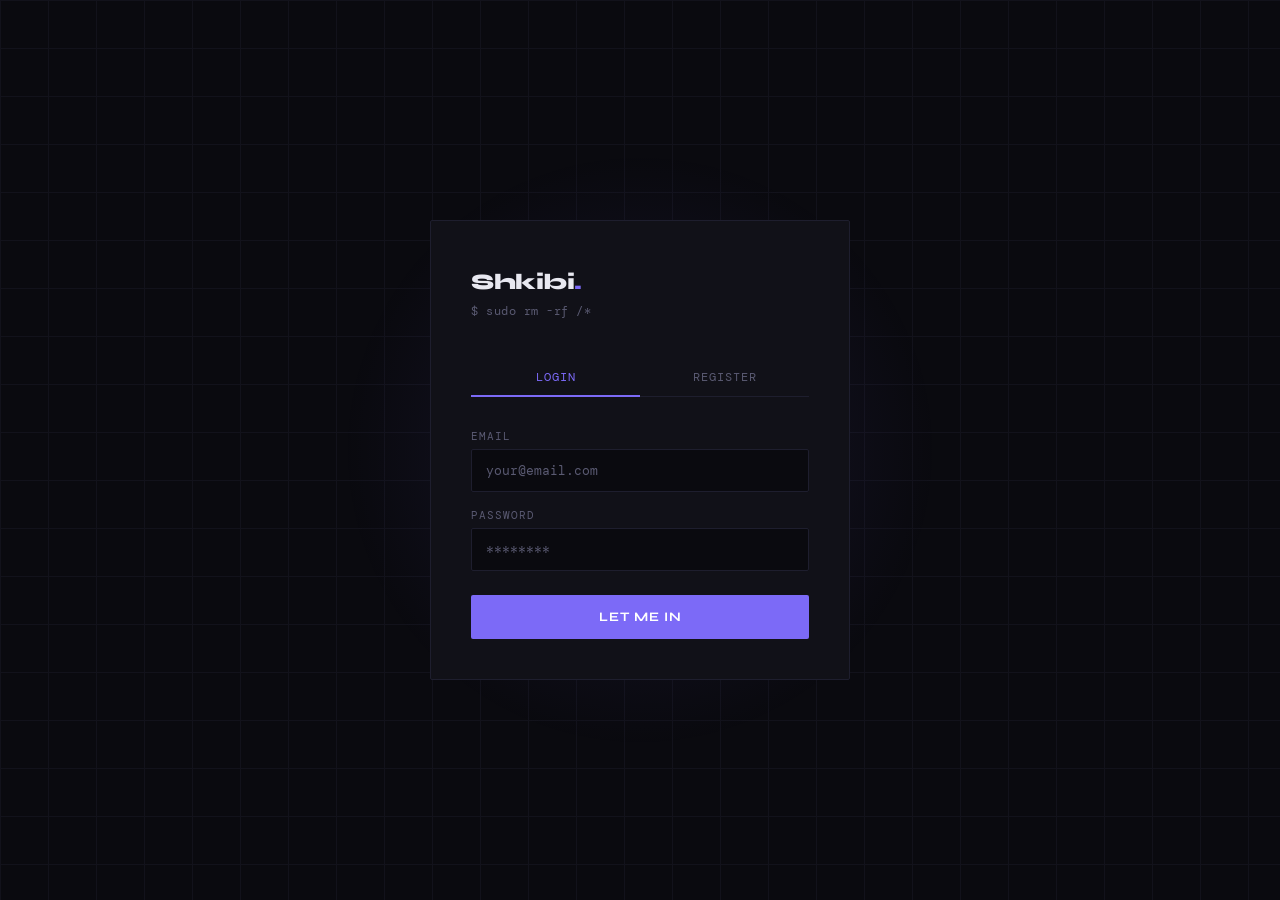
<file: frontend/index.html>
<!DOCTYPE html>
<html lang="en">
<head>
  <meta charset="UTF-8">
  <meta name="viewport" content="width=device-width, initial-scale=1.0">
  <title>Shkibidigram</title>
  <link rel="stylesheet" href="css/auth.css">
</head>
<body>
  <div class="auth-wrapper">
    <div class="auth-box">
      <div class="logo">Shkibi<span>.</span></div>
      <div class="tagline">$ sudo rm -rf /*</div>

      <div class="tabs">
        <button class="tab-btn active" data-panel="login-form">Login</button>
        <button class="tab-btn" data-panel="register-form">Register</button>
      </div>

      <div id="msg" class="msg"></div>

      <!-- LOGIN -->
      <form id="login-form" class="form-panel active">
        <div class="field">
          <label>Email</label>
          <input id="login-email" type="email" placeholder="your@email.com" required>
        </div>
        <div class="field">
          <label>Password</label>
          <input id="login-password" type="password" placeholder="********" required>
        </div>
        <button class="btn" type="submit">LET ME IN</button>
      </form>

      <!-- REGISTER -->
      <form id="register-form" class="form-panel">
        <div class="field">
          <label>Username</label>
          <input id="reg-username" type="text" placeholder="Find me by ..." required>
        </div>
        <div class="field">
          <label>Display name</label>
          <input id="reg-display" type="text" placeholder="Call me ...">
        </div>
        <div class="field">
          <label>Email</label>
          <input id="reg-email" type="email" placeholder="your@email.com" required>
        </div>
        <div class="field">
          <label>Password</label>
          <input id="reg-password" type="password" placeholder="********" required>
        </div>
        <div class="field">
          <label>Confirm password</label>
          <input id="reg-confirm" type="password" placeholder="********" required>
        </div>
        <button class="btn" type="submit">CREATE ACCOUNT</button>
      </form>
    </div>
  </div>

  <script src="js/api.js"></script>
  <script src="js/auth.js"></script>
</body>
</html>
</file>
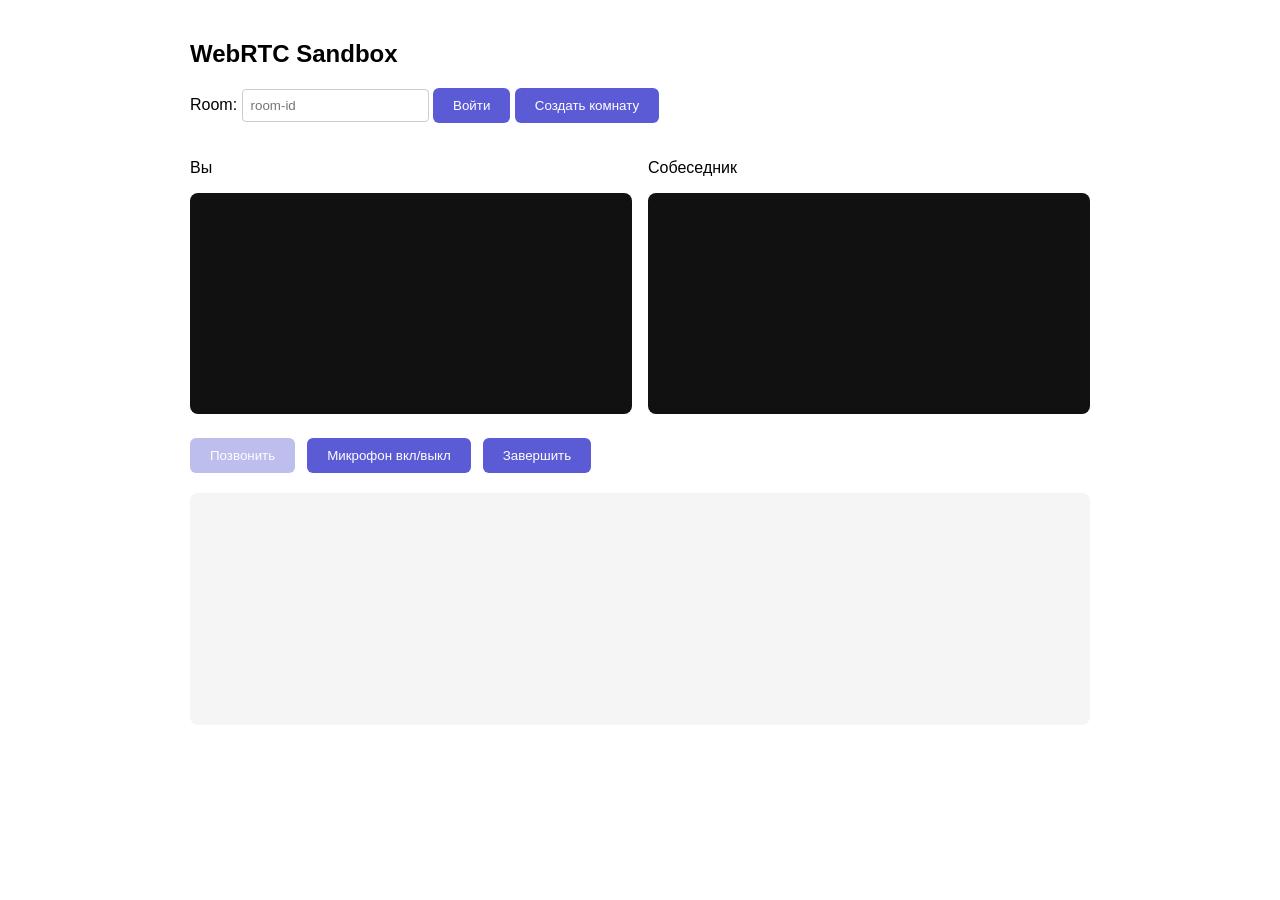
<file: app/features/calls/static/index.html>
<!DOCTYPE html>
<html lang="ru">
<head>
  <meta charset="UTF-8">
  <title>WebRTC Test</title>
  <style>
    body { font-family: sans-serif; max-width: 900px; margin: 40px auto; padding: 0 20px; }
    video { width: 100%; border-radius: 8px; background: #111; }
    .videos { display: grid; grid-template-columns: 1fr 1fr; gap: 16px; margin: 20px 0; }
    .controls { display: flex; gap: 12px; flex-wrap: wrap; }
    button { padding: 10px 20px; border: none; border-radius: 6px;
             background: #5B5BD6; color: white; cursor: pointer; }
    button:disabled { opacity: 0.4; cursor: default; }
    #log { background: #f5f5f5; border-radius: 8px; padding: 16px;
           font-family: monospace; font-size: 13px; height: 200px;
           overflow-y: auto; margin-top: 20px; }
  </style>
</head>
<body>
  <h2>WebRTC Sandbox</h2>
  <div>
    Room: <input id="room-id" placeholder="room-id" style="padding:8px;border-radius:4px;border:1px solid #ccc">
    <button onclick="joinRoom()">Войти</button>
    <button onclick="createRoom()">Создать комнату</button>
  </div>

  <div class="videos">
    <div><p>Вы</p><video id="local-video" autoplay muted playsinline></video></div>
    <div><p>Собеседник</p><video id="remote-video" autoplay playsinline></video></div>
  </div>

  <div class="controls">
    <button id="btn-call" onclick="startCall()" disabled>Позвонить</button>
    <button onclick="toggleMic()">Микрофон вкл/выкл</button>
    <button onclick="hangup()">Завершить</button>
  </div>

  <div id="log"></div>

<script>
const ICE_SERVERS = {
  iceServers: [
    { urls: "stun:stun.l.google.com:19302" },
    { urls: "stun:stun1.l.google.com:19302" }
  ]
};

let ws, pc, localStream;
let myPeerId = null, remotePeerId = null;

function log(msg) {
  const el = document.getElementById("log");
  el.innerHTML += `<div>[${new Date().toLocaleTimeString()}] ${msg}</div>`;
  el.scrollTop = el.scrollHeight;
}

async function createRoom() {
  const res = await fetch("/webrtc/rooms", { method: "POST" });
  const data = await res.json();
  document.getElementById("room-id").value = data.roomId;
  log(`Создана комната: ${data.roomId}`);
}

async function joinRoom() {
  const roomId = document.getElementById("room-id").value.trim();
  if (!roomId) return alert("Введите ID комнаты");

  localStream = await navigator.mediaDevices.getUserMedia({ video: true, audio: true });
  document.getElementById("local-video").srcObject = localStream;

  ws = new WebSocket(`ws://localhost:8000/webrtc/ws/${roomId}`);

  ws.onopen = () => log("WebSocket подключён");
  ws.onmessage = (e) => handleSignal(JSON.parse(e.data));
  ws.onerror = (e) => log("WS ошибка: " + e);
  ws.onclose = () => log("WS закрыт");
}

function handleSignal(msg) {
  log(`← ${msg.type}${msg.fromId ? " от " + msg.fromId : ""}`);

  switch (msg.type) {
    // ← Получаем свой id от сервера сразу после подключения
    case "self-id":
      myPeerId = msg.peerId;
      log(`Мой peer id: ${myPeerId}`);
      break;

    case "peer-joined":
      // msg.peers — список тех, кто уже был в комнате до нас
      // msg.peerId — id того, кто только что зашёл
      if (msg.peerId !== myPeerId && msg.peers.includes(myPeerId)) {
        // Мы уже в комнате, вошёл новый участник
        remotePeerId = msg.peerId;
        document.getElementById("btn-call").disabled = false;
        log(`Участник ${remotePeerId} вошёл в комнату`);
      } else if (msg.peers.length > 0) {
        // Мы только что вошли, в комнате уже есть кто-то
        remotePeerId = msg.peers[0];
        document.getElementById("btn-call").disabled = false;
        log(`В комнате уже есть участник: ${remotePeerId}`);
      }
      break;

    case "peer-left":
      log(`Участник ${msg.peerId} вышел`);
      document.getElementById("remote-video").srcObject = null;
      document.getElementById("btn-call").disabled = true;
      remotePeerId = null;
      break;

    case "offer":
      remotePeerId = msg.fromId;
      handleOffer(msg.sdp);
      break;

    case "answer":
      pc.setRemoteDescription(new RTCSessionDescription({ type: "answer", sdp: msg.sdp }));
      break;

    case "ice-candidate":
      pc.addIceCandidate(new RTCIceCandidate(msg.candidate)).catch(console.error);
      break;
  }
}

function createPeerConnection() {
  pc = new RTCPeerConnection(ICE_SERVERS);

  localStream.getTracks().forEach(track => pc.addTrack(track, localStream));

  pc.ontrack = (e) => {
    document.getElementById("remote-video").srcObject = e.streams[0];
  };

  pc.onicecandidate = (e) => {
    if (e.candidate) {
      send({ type: "ice-candidate", candidate: e.candidate, targetId: remotePeerId });
    }
  };

  pc.oniceconnectionstatechange = () => log(`ICE state: ${pc.iceConnectionState}`);
  pc.onsignalingstatechange = () => log(`Signaling state: ${pc.signalingState}`);
}

async function startCall() {
  createPeerConnection();
  const offer = await pc.createOffer();
  await pc.setLocalDescription(offer);
  send({ type: "offer", sdp: offer.sdp, targetId: remotePeerId });
}

async function handleOffer(sdp) {
  createPeerConnection();
  await pc.setRemoteDescription(new RTCSessionDescription({ type: "offer", sdp }));
  const answer = await pc.createAnswer();
  await pc.setLocalDescription(answer);
  send({ type: "answer", sdp: answer.sdp, targetId: remotePeerId });
}

function send(data) {
  log(`→ ${data.type}`);
  ws.send(JSON.stringify(data));
}

function toggleMic() {
  if (!localStream) return;
  const track = localStream.getAudioTracks()[0];
  if (track) track.enabled = !track.enabled;
  log(`Микрофон: ${track.enabled ? "вкл" : "выкл"}`);
}

function hangup() {
  if (pc) { pc.close(); pc = null; }
  if (ws) { ws.close(); ws = null; }
  document.getElementById("remote-video").srcObject = null;
  document.getElementById("btn-call").disabled = true;
  log("Звонок завершён");
}
</script>
</body>
</html>
</file>
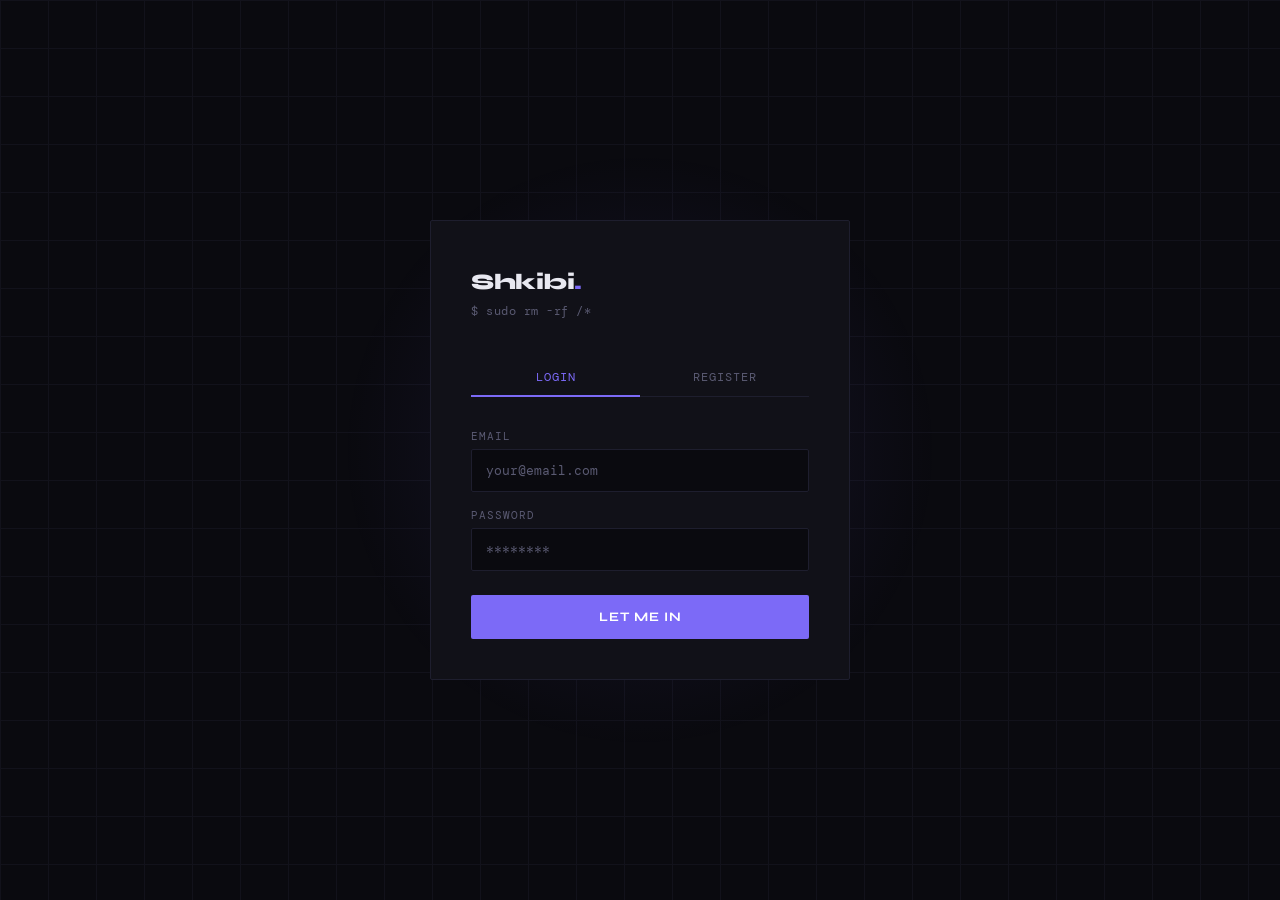
<file: frontend/app.html>
<!-- app.html -->
<!DOCTYPE html>
<html lang="en">
<head>
    <meta charset="UTF-8">
    <meta name="viewport" content="width=device-width, initial-scale=1.0, maximum-scale=1.0, user-scalable=yes, viewport-fit=cover, interactive-widget=resizes-content">
    <meta name="apple-mobile-web-app-capable" content="yes">
    <meta name="apple-mobile-web-app-status-bar-style" content="black-translucent">
    <meta name="theme-color" content="#0a0a0f">
    <title>Shkibidigram</title>
    <link rel="stylesheet" href="css/app.css">
</head>
<body>
<div id="app">
    <div id="topbar">
        <button class="burger-btn" id="burger-btn">
            <span></span>
            <span></span>
            <span></span>
        </button>
        <div class="logo">Shkibi<span>.</span></div>
        <div class="topbar-spacer"></div>
        <span id="current-user"></span>
        <button class="btn-icon" id="profile-btn">Profile</button>
        <button class="btn-icon" id="logout-btn">logout</button>
    </div>

    <div id="sidebar">
        <div class="sidebar-header">
            <div class="sidebar-tabs">
                <button class="sidebar-tab active" data-tab="chats">Chats</button>
                <button class="sidebar-tab" data-tab="contacts">Contacts</button>
            </div>
            <button class="btn-new" id="new-chat-btn">+ New</button>
        </div>
        <div id="chat-list"></div>
        <div id="contact-list" style="display:none;"></div>
    </div>

    <div id="main">
        <div id="empty-state">
            <div class="big">://</div>
            <div>select a chat or start a new one</div>
        </div>

    <!-- chat view -->
    <div id="chat-view" style="display:none; flex-direction:column; flex:1; overflow:hidden;">
      <div id="chat-header">
        <div>
          <div id="chat-header-name"></div>
          <div id="chat-header-status"></div>
        </div>
        <div class="topbar-spacer"></div>
        <div id="typing-indicator">typing...</div>
        <!-- [my branch] кнопка звонка — только для direct чатов -->
        <button class="btn-call" id="btn-call" onclick="startCall()" style="display:none;">
          &#9990; CALL
        </button>
      </div>

            <div id="messages-wrap"></div>

            <div id="blocked-notice" style="display:none;">
                <span id="blocked-notice-text"></span>
            </div>

            <div id="input-area">
                <div id="input-row">
                    <button class="btn-attach" id="attach-btn" title="Attach file">➕</button>
                    <input type="file" id="file-input" style="display:none;">
                    <textarea id="msg-input" placeholder="Type a message... (Enter to send)" rows="1"></textarea>
                    <button id="send-btn">SEND</button>
                </div>
                <div id="msg-counter" style="font-size:11px;color:var(--muted);text-align:right;padding:2px 0;">0 / 2000</div>
            </div>
        </div>
    </div>
    <div class="mobile-overlay" id="mobile-overlay"></div>
</div>

<!-- ── ВХОДЯЩИЙ ЗВОНОК (my branch) ──────────────────────────────────────── -->
<div class="modal-overlay" id="incoming-overlay">
  <div class="modal incoming-modal">
    <div class="incoming-icon">&#9990;</div>
    <div class="incoming-title">Входящий звонок</div>
    <div class="incoming-caller" id="incoming-caller-name"></div>
    <div class="modal-actions">
      <button class="btn-reject"  onclick="rejectCall()">ОТКЛОНИТЬ</button>
      <button class="btn-primary" onclick="acceptCall()">ПРИНЯТЬ</button>
    </div>
  </div>
</div>

<!-- ── ОКНО ЗВОНКА (my branch) ──────────────────────────────────────────── -->
<div class="call-overlay" id="call-overlay">
  <div class="call-window">

    <div class="call-header">
      <span class="call-remote-name" id="call-remote-name"></span>
      <span class="call-status" id="call-status"></span>
    </div>

    <div class="call-videos">
      <video id="call-remote-video" autoplay playsinline></video>
      <video id="call-local-video"  autoplay muted playsinline></video>
    </div>

    <div class="call-controls">
      <button class="call-btn" id="call-btn-mic"   onclick="toggleMic()">MIC OFF</button>
      <button class="call-btn" id="call-btn-video" onclick="toggleVideo()">CAM ON</button>
      <button class="call-btn call-btn-end"         onclick="hangupCall()">END</button>
    </div>

  </div>
</div>

<!-- ── NEW CHAT MODAL ────────────────────────────────────────────────────── -->
<div class="modal-overlay" id="new-chat-modal">
    <div class="modal">
        <h3>New direct chat</h3>
        <input id="modal-username" type="text" placeholder="Enter username...">
        <div class="modal-msg" id="modal-msg"></div>
        <div class="modal-actions">
            <button class="btn-secondary" id="modal-cancel">Cancel</button>
            <button class="btn-primary" id="modal-start">Start chat</button>
        </div>
    </div>
</div>

<div class="modal-overlay" id="profile-modal">
    <div class="modal profile-modal">
        <h3>Your Profile</h3>

        <div class="profile-avatar" id="profile-avatar">
            <img id="profile-avatar-img" src="" alt="avatar">
            <button class="btn-avatar" id="avatar-upload-btn" style="display:none;">
                Change avatar
            </button>
            <input type="file" id="avatar-upload" accept="image/jpeg,image/png" style="display:none">
        </div>

        <div class="profile-field">
            <label>Username</label>
            <input type="text" id="profile-username" readonly disabled class="readonly-field">
        </div>

        <div class="profile-field">
            <label>Email</label>
            <input type="email" id="profile-email" readonly disabled class="readonly-field">
        </div>

        <div class="profile-field">
            <label>Display name</label>
            <input type="text" id="profile-display-name" readonly disabled>
        </div>

        <div class="profile-field">
            <label>Status text</label>
            <input type="text" id="profile-status-text" readonly disabled>
        </div>

        <div class="profile-field">
            <label>Member since</label>
            <input type="text" id="profile-created-at" readonly disabled class="readonly-field">
        </div>

        <div id="profile-edit-status" class="edit-status" style="display: none;">
            Edit mode is ON - you can edit fields
        </div>

        <div id="profile-msg" class="modal-msg"></div>

        <div class="modal-actions">
            <button class="btn-secondary" id="profile-cancel">Cancel</button>
            <button class="btn-primary" id="profile-edit-btn">Edit</button>
            <button class="btn-primary" id="profile-save" style="display:none;">Save changes</button>
        </div>
    </div>
</div>

<div class="modal-overlay" id="user-profile-modal">
    <div class="modal profile-modal">
        <h3>Shkibi Profile</h3>

        <div class="profile-avatar" id="user-profile-avatar-section">
            <img id="user-profile-avatar-img" src="" alt="avatar">
        </div>

        <div class="profile-field">
            <label>Username</label>
            <input type="text" id="user-profile-username" readonly disabled class="readonly-field">
        </div>

        <div class="profile-field">
            <label>Display name</label>
            <input type="text" id="user-profile-display-name" readonly disabled class="readonly-field">
        </div>

        <div class="profile-field">
            <label>Status</label>
            <input type="text" id="user-profile-status-text" readonly disabled class="readonly-field">
        </div>

        <div class="modal-actions">
            <button class="btn-primary" id="user-profile-add-contact" style="display:none;">Add to contacts</button>
            <button class="btn-danger" id="user-profile-block-btn" style="display:none;">Block</button>
            <button class="btn-secondary" id="user-profile-close">Close</button>
        </div>
        <div id="user-profile-msg" class="modal-msg"></div>
    </div>
</div>

<div class="modal-overlay" id="chat-type-modal">
    <div class="modal">
        <h3>New chat</h3>
        <div class="modal-actions">
            <button class="btn-secondary" id="type-direct">Direct</button>
            <button class="btn-secondary" id="type-group">Group</button>
        </div>
        <button class="btn-secondary" id="type-cancel">Cancel</button>
    </div>
</div>

<div class="modal-overlay" id="new-group-modal">
    <div class="modal">
        <h3>New group chat</h3>
        <input id="group-name-input" type="text" placeholder="Group name...">
        <div class="group-members-label">Select members</div>
        <div id="group-contacts-list"></div>
        <div id="group-selected-count" class="group-selected-count">0 selected</div>
        <div id="group-msg" class="modal-msg"></div>
        <div class="modal-actions">
            <button class="btn-secondary" id="group-cancel">Cancel</button>
            <button class="btn-primary" id="group-create">Create group</button>
        </div>
    </div>
</div>

<div class="modal-overlay" id="group-info-modal">
    <div class="modal profile-modal">
        <h3 id="group-info-name"></h3>
        <div class="profile-avatar" id="group-info-avatar-section">
            <img id="group-info-avatar-img" src="" alt="avatar" style="width:80px;height:80px;border-radius:50%;object-fit:cover;border:2px solid var(--accent);background:var(--surface2);">
            <button class="btn-avatar" id="group-avatar-upload-btn" style="display:none;">Change avatar</button>
            <input type="file" id="group-avatar-input" accept="image/jpeg,image/png" style="display:none;">
        </div>
        <div id="group-info-view">
            <div id="group-info-description-block" style="display:none;">
                <div class="group-description-label">Chat description</div>
                <div id="group-info-description" class="group-description-text"></div>
            </div>
            <div class="group-members-label" id="group-info-count"></div>
        </div>
        <div id="group-info-edit" style="display:none;">
            <div class="profile-field">
                <label>Group name</label>
                <input type="text" id="group-info-name-input">
            </div>
            <div class="profile-field">
                <label>Description</label>
                <input type="text" id="group-info-description-input" placeholder="Add a description...">
            </div>
            <div id="group-info-edit-msg" class="modal-msg"></div>
        </div>
        <div id="group-info-members" style="max-height:320px;overflow-y:auto;border:1px solid var(--border);border-radius:2px;"></div>
        <div class="modal-actions">
            <button class="btn-secondary" id="group-info-close">Close</button>
            <button class="btn-primary" id="group-info-edit-btn">Edit</button>
            <button class="btn-primary" id="group-info-save-btn" style="display:none;">Save</button>
            <button class="btn-primary" id="group-info-add-members">Add members</button>
            <button class="btn-danger" id="group-info-leave">Leave chat</button>
        </div>
    </div>
</div>

<div class="modal-overlay" id="add-members-modal">
    <div class="modal">
        <h3>Add members</h3>
        <div class="group-members-label">Select from contacts</div>
        <div id="add-members-list" style="max-height:260px;overflow-y:auto;border:1px solid var(--border);border-radius:2px;padding:6px;"></div>
        <div id="add-members-selected" class="group-selected-count">0 selected</div>
        <div id="add-members-msg" class="modal-msg"></div>
        <div class="modal-actions">
            <button class="btn-secondary" id="add-members-cancel">Back</button>
            <button class="btn-primary" id="add-members-confirm">Add</button>
        </div>
    </div>
</div>

<script src="js/api.js"></script>
<script src="js/ws.js"></script>
<script src="js/chats.js"></script>
<script src="js/messages.js"></script>
<script src="js/profile.js"></script>
<script src="js/some_profile.js"></script>
<script src="js/contacts.js"></script>
<div id="toast" class="toast"></div>
<script src="js/mobile.js"></script>
<script src="js/call.js"></script>
</body>
</html>
</file>
<file: frontend/css/auth.css>
@import url('https://fonts.googleapis.com/css2?family=Syne:wght@400;600;700;800&family=DM+Mono:wght@300;400;500&display=swap');

*, *::before, *::after { box-sizing: border-box; margin: 0; padding: 0; }

:root {
  --bg: #0a0a0f;
  --surface: #111118;
  --border: #1e1e2e;
  --accent: #7c6af7;
  --accent-dim: #4a3fa0;
  --text: #e8e8f0;
  --muted: #5a5a72;
  --error: #f7566a;
  --success: #56f7a0;
}

html, body {
  height: 100%;
  background: var(--bg);
  color: var(--text);
  font-family: 'DM Mono', monospace;
  font-size: 14px;
  overflow: hidden;
}

/* background grid */
body::before {
  content: '';
  position: fixed;
  inset: 0;
  background-image:
    linear-gradient(var(--border) 1px, transparent 1px),
    linear-gradient(90deg, var(--border) 1px, transparent 1px);
  background-size: 48px 48px;
  opacity: 0.4;
  pointer-events: none;
}

/* glow blob */
body::after {
  content: '';
  position: fixed;
  width: 600px;
  height: 600px;
  border-radius: 50%;
  background: radial-gradient(circle, rgba(124, 106, 247, 0.12) 0%, transparent 70%);
  top: 50%;
  left: 50%;
  transform: translate(-50%, -50%);
  pointer-events: none;
}

.auth-wrapper {
  position: relative;
  z-index: 1;
  display: flex;
  align-items: center;
  justify-content: center;
  min-height: 100vh;
  padding: 24px;
}

.auth-box {
  width: 100%;
  max-width: 420px;
  background: var(--surface);
  border: 1px solid var(--border);
  border-radius: 2px;
  padding: 48px 40px 40px;
  animation: fadeUp 0.4s ease;
}

@keyframes fadeUp {
  from { opacity: 0; transform: translateY(16px); }
  to   { opacity: 1; transform: translateY(0); }
}

.logo {
  font-family: 'Syne', sans-serif;
  font-size: 22px;
  font-weight: 800;
  letter-spacing: -0.5px;
  color: var(--text);
  margin-bottom: 8px;
}

.logo span { color: var(--accent); }

.tagline {
  color: var(--muted);
  font-size: 12px;
  margin-bottom: 40px;
  letter-spacing: 0.5px;
}

.tabs {
  display: flex;
  gap: 0;
  margin-bottom: 32px;
  border-bottom: 1px solid var(--border);
}

.tab-btn {
  flex: 1;
  background: none;
  border: none;
  border-bottom: 2px solid transparent;
  color: var(--muted);
  font-family: 'DM Mono', monospace;
  font-size: 12px;
  letter-spacing: 1px;
  text-transform: uppercase;
  padding: 10px;
  cursor: pointer;
  transition: all 0.2s;
  margin-bottom: -1px;
}

.tab-btn.active {
  color: var(--accent);
  border-bottom-color: var(--accent);
}

.tab-btn:hover:not(.active) { color: var(--text); }

.form-panel { display: none; }
.form-panel.active { display: flex; flex-direction: column; gap: 16px; }

.field {
  display: flex;
  flex-direction: column;
  gap: 6px;
}

.field label {
  font-size: 11px;
  letter-spacing: 1px;
  text-transform: uppercase;
  color: var(--muted);
}

.field input {
  background: var(--bg);
  border: 1px solid var(--border);
  border-radius: 2px;
  color: var(--text);
  font-family: 'DM Mono', monospace;
  font-size: 13px;
  padding: 12px 14px;
  outline: none;
  transition: border-color 0.2s;
}

.field input:focus { border-color: var(--accent); }
.field input::placeholder { color: var(--muted); }

.btn {
  margin-top: 8px;
  background: var(--accent);
  color: #fff;
  border: none;
  border-radius: 2px;
  font-family: 'Syne', sans-serif;
  font-size: 13px;
  font-weight: 700;
  letter-spacing: 1px;
  text-transform: uppercase;
  padding: 14px;
  cursor: pointer;
  transition: background 0.2s, transform 0.1s;
}

.btn:hover { background: #9180ff; }
.btn:active { transform: scale(0.98); }
.btn:disabled { background: var(--accent-dim); cursor: not-allowed; }

.msg {
  font-size: 12px;
  padding: 10px 12px;
  border-radius: 2px;
  display: none;
}

.msg.error   { background: rgba(247,86,106,0.1); border: 1px solid var(--error); color: var(--error); display: block; }
.msg.success { background: rgba(86,247,160,0.1); border: 1px solid var(--success); color: var(--success); display: block; }
</file>
<file: frontend/css/app.css>
@import url('https://fonts.googleapis.com/css2?family=Syne:wght@400;600;700;800&family=DM+Mono:wght@300;400;500&display=swap');

*, *::before, *::after {
    box-sizing: border-box;
    margin: 0;
    padding: 0;
}

:root {
    --bg: #0a0a0f;
    --surface: #111118;
    --surface2: #16161f;
    --border: #1e1e2e;
    --accent: #7c6af7;
    --accent-dim: #4a3fa0;
    --text: #e8e8f0;
    --muted: #5a5a72;
    --error: #f7566a;
    --success: #56f7a0;
    --online: #56f7a0;
    --sidebar: 300px;
    --topbar: 56px;

    --mobile-sidebar-width: 280px;
    --mobile-header-height: 48px;
    --safe-area-bottom: 0px;
    --safe-area-top: 0px;
}

html, body {
    height: 100%;
    background: var(--bg);
    color: var(--text);
    font-family: 'DM Mono', monospace;
    font-size: 13px;
    overflow: hidden;
}

#app {
    display: grid;
    grid-template-columns: var(--sidebar) 1fr;
    grid-template-rows: var(--topbar) 1fr;
    height: 100vh;
}

#topbar {
    grid-column: 1 / -1;
    display: flex;
    align-items: center;
    padding: 0 20px;
    border-bottom: 1px solid var(--border);
    background: var(--surface);
    gap: 16px;
}

.logo {
    font-family: 'Syne', sans-serif;
    font-size: 18px;
    font-weight: 800;
    letter-spacing: -0.5px;
    cursor: pointer;
}

.logo span {
    color: var(--accent);
}


.topbar-spacer {
    flex: 1;
}

#current-user {
    color: var(--muted);
    font-size: 12px;
}

.btn-icon {
    background: none;
    border: 1px solid var(--border);
    border-radius: 2px;
    color: var(--muted);
    padding: 6px 12px;
    font-family: 'DM Mono', monospace;
    font-size: 11px;
    cursor: pointer;
    transition: all 0.2s;
}

.btn-icon:hover {
    color: var(--text);
    border-color: var(--muted);
}

#sidebar {
    background: var(--surface);
    border-right: 1px solid var(--border);
    display: flex;
    flex-direction: column;
    overflow: hidden;
}

.sidebar-header {
    display: flex;
    align-items: center;
    justify-content: space-between;
    padding: 16px;
    border-bottom: 1px solid var(--border);
}

.sidebar-title {
    font-family: 'Syne', sans-serif;
    font-size: 11px;
    font-weight: 700;
    letter-spacing: 2px;
    text-transform: uppercase;
    color: var(--muted);
}

.btn-new {
    background: var(--accent);
    border: none;
    border-radius: 2px;
    color: #fff;
    font-family: 'Syne', sans-serif;
    font-size: 11px;
    font-weight: 700;
    padding: 6px 12px;
    cursor: pointer;
    letter-spacing: 1px;
    transition: background 0.2s;
}

.btn-new:hover {
    background: #9180ff;
}

#chat-list {
    flex: 1;
    overflow-y: auto;
}

#chat-list::-webkit-scrollbar {
    width: 4px;
}

#chat-list::-webkit-scrollbar-track {
    background: transparent;
}

#chat-list::-webkit-scrollbar-thumb {
    background: var(--border);
    border-radius: 2px;
}

.chat-item {
    display: flex;
    align-items: center;
    gap: 12px;
    padding: 14px 16px;
    border-bottom: 1px solid var(--border);
    cursor: pointer;
    transition: background 0.15s;
}

.chat-item:hover {
    background: var(--surface2);
}

.chat-item.active {
    background: var(--surface2);
    border-left: 2px solid var(--accent);
}

.avatar {
    width: 36px;
    height: 36px;
    border-radius: 2px;
    background: var(--accent-dim);
    display: flex;
    align-items: center;
    justify-content: center;
    font-family: 'Syne', sans-serif;
    font-weight: 700;
    font-size: 14px;
    color: #fff;
    flex-shrink: 0;
    position: relative;
}

.online-dot {
    position: absolute;
    bottom: -2px;
    right: -2px;
    width: 8px;
    height: 8px;
    border-radius: 50%;
    background: var(--online);
    border: 2px solid var(--surface);
    display: none;
}

.online-dot.visible {
    display: block;
}

.chat-info {
    flex: 1;
    min-width: 0;
}

.chat-name {
    font-family: 'Syne', sans-serif;
    font-size: 13px;
    font-weight: 600;
    white-space: nowrap;
    overflow: hidden;
    text-overflow: ellipsis;
}

.chat-preview {
    color: var(--muted);
    font-size: 11px;
    white-space: nowrap;
    overflow: hidden;
    text-overflow: ellipsis;
    margin-top: 2px;
}

#main {
    display: flex;
    flex-direction: column;
    overflow: hidden;
}

#chat-header {
    height: var(--topbar);
    display: flex;
    align-items: center;
    padding: 0 20px;
    border-bottom: 1px solid var(--border);
    background: var(--surface);
    gap: 12px;
}

#chat-header-name {
    font-family: 'Syne', sans-serif;
    font-size: 15px;
    font-weight: 700;
}
#chat-header-name:hover { color: var(--accent); }

#chat-header-status {
    color: var(--muted);
    font-size: 11px;
}

#typing-indicator {
    color: var(--accent);
    font-size: 11px;
    display: none;
}

#typing-indicator.visible {
    display: block;
}

#empty-state {
    flex: 1;
    display: flex;
    flex-direction: column;
    align-items: center;
    justify-content: center;
    color: var(--muted);
    gap: 8px;
}

#empty-state .big {
    font-family: 'Syne', sans-serif;
    font-size: 32px;
    font-weight: 800;
    color: var(--border);
}

#messages-wrap {
    flex: 1;
    overflow-y: auto;
    padding: 20px;
    display: flex;
    flex-direction: column;
    gap: 4px;
}

#messages-wrap::-webkit-scrollbar {
    width: 4px;
}

#messages-wrap::-webkit-scrollbar-thumb {
    background: var(--border);
}

.msg-row {
    display: flex;
    gap: 10px;
    max-width: 70%;
}

.msg-row.mine {
    align-self: flex-end;
    flex-direction: row-reverse;
}

.msg-row.mine .bubble {
    background: var(--accent-dim);
    border-color: var(--accent);
}

.msg-row.mine .bubble-time,
.msg-row.mine .bubble-status {
    color: rgba(255, 255, 255, 0.6);
}

.msg-row.mine .bubble-status.read {
    color: #fff;
}

.bubble {
    background: var(--surface);
    border: 1px solid var(--border);
    border-radius: 2px;
    padding: 10px 14px;
    line-height: 1.5;
}

.bubble-meta {
    display: flex;
    gap: 8px;
    align-items: baseline;
    margin-bottom: 4px;
}

.bubble-sender {
    font-family: 'Syne', sans-serif;
    font-size: 11px;
    font-weight: 700;
    color: var(--accent);
}

.bubble-time {
    font-size: 10px;
    color: var(--muted);
}

.bubble-status {
    font-size: 10px;
    color: var(--muted);
}

.bubble-content {
    word-break: break-word;
}

.bubble-edited {
    font-size: 10px;
    color: var(--muted);
    margin-top: 4px;
}

.msg-row.mine .bubble-edited {
    color: rgba(255, 255, 255, 0.5);
}

#input-area {
    padding: 16px 20px;
    border-top: 1px solid var(--border);
    background: var(--surface);
    display: flex;
    flex-direction: column;
    gap: 0;
}

#input-row {
    display: flex;
    gap: 10px;
    align-items: flex-end;
}

#msg-input {
    flex: 1;
    background: var(--bg);
    border: 1px solid var(--border);
    border-radius: 2px;
    color: var(--text);
    font-family: 'DM Mono', monospace;
    font-size: 13px;
    padding: 12px 14px;
    resize: none;
    outline: none;
    min-height: 44px;
    max-height: 140px;
    line-height: 1.5;
    transition: border-color 0.2s;
    scrollbar-width: none;
}

#msg-input::-webkit-scrollbar {
    display: none;
}

#msg-input:focus {
    border-color: var(--accent);
}

#msg-input::placeholder {
    color: var(--muted);
}

#send-btn {
    background: var(--accent);
    border: none;
    border-radius: 2px;
    color: #fff;
    font-family: 'Syne', sans-serif;
    font-size: 12px;
    font-weight: 700;
    letter-spacing: 1px;
    padding: 12px 20px;
    cursor: pointer;
    transition: background 0.2s;
    height: 44px;
}

#send-btn:hover {
    background: #9180ff;
}

.modal-overlay {
    position: fixed;
    inset: 0;
    background: rgba(0, 0, 0, 0.7);
    display: flex;
    align-items: center;
    justify-content: center;
    z-index: 100;
    display: none;
}

.modal-overlay.open {
    display: flex;
}

.modal {
    background: var(--surface);
    border: 1px solid var(--border);
    border-radius: 2px;
    padding: 32px;
    width: 380px;
    display: flex;
    flex-direction: column;
    gap: 16px;
}

.modal h3 {
    font-family: 'Syne', sans-serif;
    font-size: 16px;
    font-weight: 800;
}

.modal input {
    background: var(--bg);
    border: 1px solid var(--border);
    border-radius: 2px;
    color: var(--text);
    font-family: 'DM Mono', monospace;
    font-size: 13px;
    padding: 10px 12px;
    outline: none;
    width: 100%;
}

.modal input:focus {
    border-color: var(--accent);
}

.modal-actions {
    display: flex;
    gap: 10px;
}

.btn-primary {
    flex: 1;
    background: var(--accent);
    border: none;
    border-radius: 2px;
    color: #fff;
    font-family: 'Syne', sans-serif;
    font-size: 12px;
    font-weight: 700;
    letter-spacing: 1px;
    padding: 12px;
    cursor: pointer;
}
.btn-primary:hover { background: #9180ff; }
.btn-primary:disabled { background: var(--accent-dim); cursor: not-allowed; }

.btn-secondary {
    flex: 1;
    background: none;
    border: 1px solid var(--border);
    border-radius: 2px;
    color: var(--muted);
    font-family: 'DM Mono', monospace;
    font-size: 12px;
    padding: 12px;
    cursor: pointer;
}

.btn-secondary:hover {
    color: var(--text);
}

.modal-msg {
    font-size: 12px;
    color: var(--text);
    display: none;
}

.modal-msg.show {
    display: block;
}
.modal-msg.error {
  background: rgba(247,86,106,0.1);
  border: 1px solid var(--error);
  color: var(--error);
  display: block;
}

.profile-modal {
    width: 420px;
    max-width: 90%;
}

.profile-avatar {
    display: flex;
    flex-direction: column;
    align-items: center;
    gap: 10px;
    margin-bottom: 20px;
}

.profile-avatar img {
    width: 80px;
    height: 80px;
    border-radius: 50%;
    object-fit: cover;
    border: 2px solid var(--accent);
    background: var(--surface2);
}

.avatar-upload-btn {
    font-size: 11px;
    color: var(--accent);
    cursor: pointer;
    text-decoration: underline;
    font-family: 'DM Mono', monospace;
}

.avatar-upload-btn:hover {
    color: var(--text);
}

.profile-field {
    display: flex;
    flex-direction: column;
    gap: 6px;
    margin-bottom: 16px;
}

.profile-field label {
    font-size: 11px;
    letter-spacing: 1px;
    text-transform: uppercase;
    color: var(--muted);
}

.profile-field input {
    background: var(--bg);
    border: 1px solid var(--border);
    border-radius: 2px;
    color: var(--text);
    font-family: 'DM Mono', monospace;
    font-size: 13px;
    padding: 10px 12px;
    outline: none;
    transition: border-color 0.2s;
}
.profile-field input:focus { border-color: var(--accent); }

.profile-field input:focus {
    border-color: var(--accent);
}

.readonly-field {
    background: var(--surface2) !important;
    opacity: 0.7;
    cursor: default;
}

.readonly-field:focus {
    border-color: var(--border) !important;
}

.modal-actions {
    display: flex;
    gap: 10px;
    margin-top: 10px;
}

.btn-primary {
    flex: 1;
    background: var(--accent);
    border: none;
    border-radius: 2px;
    color: #fff;
    font-family: 'Syne', sans-serif;
    font-size: 12px;
    font-weight: 700;
    letter-spacing: 1px;
    padding: 12px;
    cursor: pointer;
    transition: background 0.2s;
}

.btn-primary:hover {
    background: #9180ff;
}

.btn-primary:disabled {
    background: var(--accent-dim);
    cursor: not-allowed;
}

.btn-secondary {
    flex: 1;
    background: none;
    border: 1px solid var(--border);
    border-radius: 2px;
    color: var(--muted);
    font-family: 'DM Mono', monospace;
    font-size: 12px;
    padding: 12px;
    cursor: pointer;
    transition: all 0.2s;
}

.btn-secondary:hover {
    color: var(--text);
    border-color: var(--text);
}

.edit-status {
    text-align: center;
    padding: 10px;
    margin: 10px 0;
    background: rgba(124, 106, 247, 0.15);
    border: 1px solid var(--accent);
    border-radius: 2px;
    color: #ffffff;
    font-size: 12px;
    font-weight: 600;
    letter-spacing: 0.5px;
}

.profile-field input.editable {
    background: var(--bg) !important;
    border: 2px solid var(--accent) !important;
    color: var(--text) !important;
    opacity: 1;
}

.profile-field input:disabled {
    background: var(--surface2);
    border: 1px solid var(--border);
    opacity: 0.7;
    cursor: not-allowed;
}

.btn-avatar {
    background: var(--surface2);
    border: 1px solid var(--border);
    border-radius: 6px;
    color: var(--text);
    font-family: 'DM Mono', monospace;
    font-size: 12px;
    padding: 8px 16px;
    cursor: pointer;
    transition: all 0.2s ease;
    display: flex;
    align-items: center;
    gap: 6px;
    letter-spacing: 0.5px;
}

.btn-avatar:hover {
    background: var(--accent);
    border-color: var(--accent);
    color: #fff;
    transform: translateY(-1px);
    box-shadow: 0 4px 12px rgba(124, 106, 247, 0.3);
}
.btn-avatar:active { transform: translateY(0); }
.btn-avatar::before { font-size: 14px; }
.btn-avatar:disabled { opacity: 0.5; cursor: not-allowed; transform: none; box-shadow: none; }
.btn-avatar:disabled:hover { background: var(--surface2); border-color: var(--border); color: var(--text); }

/* ── ВХОДЯЩИЙ ЗВОНОК (my branch) ── */
.incoming-modal {
  align-items: center;
  text-align: center;
  gap: 12px;
}
.incoming-icon { font-size: 40px; color: var(--accent); }
.incoming-title { font-family: 'Syne', sans-serif; font-size: 12px; font-weight: 700; letter-spacing: 2px; text-transform: uppercase; color: var(--muted); }
.incoming-caller { font-family: 'Syne', sans-serif; font-size: 20px; font-weight: 800; }
.btn-reject { flex: 1; background: none; border: 1px solid var(--error); border-radius: 2px; color: var(--error); font-family: 'Syne', sans-serif; font-size: 12px; font-weight: 700; letter-spacing: 1px; padding: 12px; cursor: pointer; transition: all 0.2s; }
.btn-reject:hover { background: var(--error); color: #fff; }

/* ── ОКНО ЗВОНКА (my branch) ── */
.call-overlay {
  position: fixed; inset: 0;
  background: rgba(0,0,0,0.85);
  display: none;
  align-items: center;
  justify-content: center;
  z-index: 200;
}
.call-overlay.open { display: flex; }

.call-window {
  background: var(--surface);
  border: 1px solid var(--border);
  border-radius: 4px;
  width: 680px;
  max-width: 95vw;
  display: flex;
  flex-direction: column;
  gap: 0;
  overflow: hidden;
}

.call-header {
  display: flex;
  align-items: center;
  gap: 12px;
  padding: 16px 20px;
  border-bottom: 1px solid var(--border);
  background: var(--surface2);
}
.call-remote-name { font-family: 'Syne', sans-serif; font-size: 15px; font-weight: 700; }
.call-status { font-size: 11px; color: var(--muted); margin-left: auto; }

.call-videos {
  position: relative;
  background: #000;
  min-height: 360px;
  display: flex;
  align-items: center;
  justify-content: center;
}

#call-remote-video {
  width: 100%;
  max-height: 360px;
  object-fit: cover;
  background: #0a0a0f;
}

#call-local-video {
  position: absolute;
  bottom: 12px;
  right: 12px;
  width: 140px;
  border-radius: 2px;
  border: 1px solid var(--border);
  background: #111;
  display: none;
}

.call-controls {
  display: flex;
  gap: 10px;
  padding: 16px 20px;
  border-top: 1px solid var(--border);
  background: var(--surface2);
}

.call-btn {
  flex: 1;
  background: none;
  border: 1px solid var(--border);
  border-radius: 2px;
  color: var(--text);
  font-family: 'Syne', sans-serif;
  font-size: 11px;
  font-weight: 700;
  letter-spacing: 1px;
  padding: 10px;
  cursor: pointer;
  transition: all 0.2s;
}

/* ── ДОПОЛНИТЕЛЬНЫЕ СТИЛИ ДЛЯ ЗВОНКОВ (восстановленные) ── */
.call-videos {
  position: relative;
  background: #000;
  min-height: 360px;
  display: flex;
  align-items: center;
  justify-content: center;
}

#call-remote-video {
  width: 100%;
  max-height: 360px;
  object-fit: cover;
  background: #0a0a0f;
}

#call-local-video {
  position: absolute;
  bottom: 12px;
  right: 12px;
  width: 140px;
  border-radius: 2px;
  border: 1px solid var(--border);
  background: #111;
  display: none;
}

.call-controls {
  display: flex;
  gap: 10px;
  padding: 16px 20px;
  border-top: 1px solid var(--border);
  background: var(--surface2);
}

.call-btn {
  flex: 1;
  background: none;
  border: 1px solid var(--border);
  border-radius: 2px;
  color: var(--text);
  font-family: 'Syne', sans-serif;
  font-size: 11px;
  font-weight: 700;
  letter-spacing: 1px;
  padding: 10px;
  cursor: pointer;
  transition: all 0.2s;
}

.call-btn:hover {
  border-color: var(--accent);
  color: var(--accent);
}

.call-btn-end {
  border-color: var(--error);
  color: var(--error);
}

.call-btn-end:hover {
  background: var(--error);
  color: #fff;
}

.btn-call {
  background: none;
  border: 1px solid var(--accent);
  border-radius: 2px;
  color: var(--accent);
  font-family: 'Syne', sans-serif;
  font-size: 11px;
  font-weight: 700;
  letter-spacing: 1px;
  padding: 6px 14px;
  cursor: pointer;
  transition: all 0.2s;
  flex-shrink: 0;
}
.btn-call:hover { background: var(--accent); color: #fff; }


.btn-avatar:active {
    transform: translateY(0);
}

.btn-avatar::before {
    font-size: 14px;
}

.btn-avatar:disabled {
    opacity: 0.5;
    cursor: not-allowed;
    transform: none;
    box-shadow: none;
}

.btn-avatar:disabled:hover {
    background: var(--surface2);
    border-color: var(--border);
    color: var(--text);
}

#chat-header-name {
    cursor: pointer;
    transition: color 0.2s;
}

#chat-header-name:hover {
    color: var(--accent);
}
.call-btn:hover { border-color: var(--accent); color: var(--accent); }
.call-btn-end { border-color: var(--error); color: var(--error); }
.call-btn-end:hover { background: var(--error); color: #fff; }

.modal-msg.success {
    background: rgba(86,247,160,0.1);
    border: 1px solid var(--success);
    color: var(--success);
    display: block;
}
.modal-msg.error {
    background: rgba(247,86,106,0.1);
    border: 1px solid var(--error);
    color: var(--error);
    display: block;
}

.sidebar-tabs {
    display: flex;
    flex: 1;
    margin-right: 12px;
}
.sidebar-tab {
    flex: 1;
    background: none;
    border: none;
    border-bottom: 2px solid transparent;
    color: var(--muted);
    cursor: pointer;
    padding: 0;
    font-family: 'Syne', sans-serif;
    font-size: 11px;
    font-weight: 700;
    letter-spacing: 1.5px;
    text-transform: uppercase;
    transition: color 0.15s, border-color 0.15s;
}
.sidebar-tab.active {
    color: var(--accent);
    border-bottom-color: var(--accent);
}
.btn-remove-contact {
    background: none;
    border: none;
    color: var(--muted);
    cursor: pointer;
    font-size: 12px;
    opacity: 0;
    transition: opacity 0.15s;
    padding: 4px 6px;
    flex-shrink: 0;
}
.chat-item:hover .btn-remove-contact {
    opacity: 1;
}
.empty-contacts {
    padding: 32px 16px;
    text-align: center;
    color: var(--muted);
    font-size: 13px;
}

.group-members-label {
    font-size: 11px;
    letter-spacing: 1px;
    text-transform: uppercase;
    color: var(--muted);
    margin-bottom: 4px;
}

#group-contacts-list {
    display: flex;
    flex-direction: column;
    gap: 4px;
    max-height: 220px;
    overflow-y: auto;
    border: 1px solid var(--border);
    border-radius: 2px;
    padding: 6px;
}

#group-contacts-list::-webkit-scrollbar {
    width: 4px;
}

#group-contacts-list::-webkit-scrollbar-thumb {
    background: var(--border);
}

.group-member-item {
    display: flex;
    align-items: center;
    gap: 10px;
    padding: 8px 10px;
    border-radius: 2px;
    cursor: pointer;
    transition: background 0.15s;
    user-select: none;
}

.group-member-item:hover {
    background: var(--surface2);
}

.group-member-item.selected {
    background: rgba(124, 106, 247, 0.15);
    border: 1px solid var(--accent-dim);
}

.group-member-check {
    width: 16px;
    height: 16px;
    border: 1px solid var(--muted);
    border-radius: 2px;
    display: flex;
    align-items: center;
    justify-content: center;
    font-size: 11px;
    flex-shrink: 0;
    transition: all 0.15s;
}

.group-member-item.selected .group-member-check {
    background: var(--accent);
    border-color: var(--accent);
    color: #fff;
}

.group-member-name {
    font-family: 'Syne', sans-serif;
    font-size: 13px;
    font-weight: 600;
}

.group-member-username {
    font-size: 11px;
    color: var(--muted);
}

.group-selected-count {
    font-size: 11px;
    color: var(--muted);
    text-align: right;
}

.btn-danger {
    flex: 1;
    background: none;
    border: 1px solid var(--error);
    border-radius: 2px;
    color: var(--error);
    font-family: 'DM Mono', monospace;
    font-size: 12px;
    padding: 12px;
    cursor: pointer;
    transition: all 0.2s;
}

.btn-danger:hover {
    background: rgba(247, 86, 106, 0.1);
}

.msg-context-menu {
    position: fixed;
    z-index: 200;
    background: var(--surface);
    border: 1px solid var(--border);
    border-radius: 2px;
    min-width: 180px;
    overflow: hidden;
    box-shadow: 0 4px 16px rgba(0,0,0,0.4);
}

.context-menu-item {
    padding: 10px 16px;
    font-size: 12px;
    font-family: 'DM Mono', monospace;
    cursor: pointer;
    transition: background 0.15s;
    color: var(--text);
}

.context-menu-item:hover {
    background: var(--surface2);
}

.context-menu-item.danger {
    color: var(--error);
}

.context-menu-item.danger:hover {
    background: rgba(247, 86, 106, 0.1);
}

.context-menu-divider {
    height: 1px;
    background: var(--border);
    margin: 4px 0;
}

.context-menu-label {
    padding: 4px 16px;
    font-size: 10px;
    letter-spacing: 1px;
    text-transform: uppercase;
    color: var(--muted);
}

.context-menu-reader {
    color: var(--text);
    font-size: 12px;
    cursor: default;
}

.context-menu-reader:hover {
    background: none;
}

.edit-indicator {
    display: none;
    align-items: center;
    justify-content: space-between;
    padding: 6px 14px;
    font-size: 11px;
    color: var(--accent);
    border-top: 1px solid var(--accent-dim);
    background: rgba(124, 106, 247, 0.08);
    width: 100%;
}

.edit-indicator button {
    background: none;
    border: none;
    color: var(--muted);
    cursor: pointer;
    font-size: 13px;
    padding: 0 4px;
}

.edit-indicator button:hover {
    color: var(--text);
}

.unread-badge {
    min-width: 18px;
    height: 18px;
    background: var(--accent);
    border-radius: 9px;
    font-size: 11px;
    font-family: 'Syne', sans-serif;
    font-weight: 700;
    color: #fff;
    display: flex;
    align-items: center;
    justify-content: center;
    padding: 0 5px;
    flex-shrink: 0;
}

.bubble-reply {
    border-left: 2px solid var(--accent);
    padding: 4px 8px;
    margin-bottom: 6px;
    cursor: pointer;
    border-radius: 2px;
    background: rgba(124, 106, 247, 0.08);
    transition: background 0.15s;
}

.bubble-reply:hover {
    background: rgba(124, 106, 247, 0.18);
}

.bubble-reply-sender {
    display: block;
    font-size: 11px;
    font-family: 'Syne', sans-serif;
    font-weight: 700;
    color: var(--accent);
    margin-bottom: 2px;
}

.bubble-reply-text {
    display: block;
    font-size: 11px;
    color: var(--text);
    opacity: 0.7;
    white-space: nowrap;
    overflow: hidden;
    text-overflow: ellipsis;
}

.reply-indicator-content {
    display: flex;
    flex-direction: column;
    gap: 2px;
    flex: 1;
    min-width: 0;
}

.reply-indicator-sender {
    font-size: 11px;
    font-family: 'Syne', sans-serif;
    font-weight: 700;
    color: var(--accent);
}

.reply-indicator-text {
    font-size: 11px;
    color: var(--muted);
    white-space: nowrap;
    overflow: hidden;
    text-overflow: ellipsis;
}

.msg-row.highlighted .bubble {
    animation: highlight-flash 1.5s ease;
}

@keyframes highlight-flash {
    0%   { background: rgba(124, 106, 247, 0.35); }
    100% { background: inherit; }
}

.date-separator {
    display: flex;
    align-items: center;
    gap: 12px;
    padding: 12px 0;
    color: var(--muted);
    font-size: 11px;
    letter-spacing: 1px;
    text-transform: uppercase;
}

.date-separator::before,
.date-separator::after {
    content: '';
    flex: 1;
    height: 1px;
    background: var(--border);
}

.btn-attach {
    background: none;
    border: none;
    font-size: 18px;
    cursor: pointer;
    padding: 0 8px;
    color: var(--muted);
    transition: color 0.15s;
    flex-shrink: 0;
    margin-bottom: 8px;
}

.btn-attach:hover {
    color: var(--text);
}

.btn-attach:disabled {
    opacity: 0.5;
    cursor: not-allowed;
}

.bubble-attachment {
    margin-bottom: 6px;
}

.bubble-file-preview {
    display: flex;
    align-items: center;
    gap: 10px;
    padding: 8px 10px;
    background: rgba(0, 0, 0, 0.2);
    border-radius: 4px;
    min-width: 200px;
    max-width: 280px;
}

.file-preview-icon {
    font-size: 28px;
    text-decoration: none;
    cursor: pointer;
    display: block;
    background: transparent;
}

.file-preview-info {
    flex: 1;
    min-width: 0;
}

.file-preview-name {
    font-size: 12px;
    font-family: 'Syne', sans-serif;
    font-weight: 600;
    white-space: nowrap;
    overflow: hidden;
    text-overflow: ellipsis;
    color: var(--text);
}

.file-preview-meta {
    font-size: 11px;
    color: var(--muted);
    margin-top: 2px;
}

.file-preview-download {
    color: var(--accent);
    font-size: 18px;
    text-decoration: none;
    flex-shrink: 0;
    padding: 4px;
    transition: color 0.15s;
}

.file-preview-download:hover {
    color: var(--text);
}

.file-preview-thumb {
    width: 40px;
    height: 40px;
    border-radius: 4px;
    overflow: hidden;
    flex-shrink: 0;
    position: relative;
}

.file-preview-thumb img {
    width: 100%;
    height: 100%;
    object-fit: cover;
}

.file-preview-name-link {
    color: var(--text);
    text-decoration: none;
}

.file-preview-name-link:hover {
    color: var(--accent);
}

.file-preview-video-thumb {
    width: 40px;
    height: 40px;
    object-fit: cover;
    border-radius: 4px;
    display: block;
}

.toast {
    position: fixed;
    bottom: 32px;
    left: 50%;
    transform: translateX(-50%) translateY(20px);
    background: var(--surface);
    border: 1px solid var(--border);
    border-radius: 4px;
    padding: 12px 24px;
    font-size: 13px;
    color: var(--text);
    opacity: 0;
    transition: opacity 0.2s, transform 0.2s;
    pointer-events: none;
    z-index: 999;
    white-space: nowrap;
}

.toast.error {
    border-color: var(--error);
    color: var(--error);
}

.toast.visible {
    opacity: 1;
    transform: translateX(-50%) translateY(0);
}

#blocked-notice {
    padding: 16px 20px;
    border-top: 1px solid var(--border);
    background: var(--surface);
    display: flex;
    align-items: center;
    justify-content: center;
    color: var(--muted);
    font-size: 12px;
    font-style: italic;
}

.burger-btn,
#burger-btn {
    display: none;
}

.member-owner-badge {
    font-size: 10px;
    font-family: 'DM Mono', monospace;
    color: #c0392b;
    border: 1px solid #c0392b;
    border-radius: 2px;
    padding: 1px 5px;
    margin-left: 6px;
    display: inline-block;
}

.member-admin-badge {
    font-size: 10px;
    font-family: 'DM Mono', monospace;
    color: var(--accent);
    border: 1px solid var(--accent-dim);
    border-radius: 2px;
    padding: 1px 5px;
    margin-left: 6px;
    display: inline-block;
}

.btn-role {
    background: none;
    border: none;
    cursor: pointer;
    font-size: 14px;
    color: var(--muted);
    padding: 4px 6px;
    opacity: 0;
    transition: opacity 0.15s, color 0.15s;
}

.chat-item:hover .btn-role {
    opacity: 1;
}

.btn-role:hover {
    color: var(--accent);
}

.group-description-label {
    font-size: 10px;
    letter-spacing: 1px;
    text-transform: uppercase;
    color: var(--muted);
    margin-bottom: 4px;
    margin-top: 8px;
}

.group-description-text {
    font-size: 12px;
    color: var(--text);
    background: var(--surface2);
    border: 1px solid var(--border);
    border-radius: 2px;
    padding: 8px 10px;
    line-height: 1.5;
}

@media (max-width: 900px) {
    :root {
        --sidebar: 280px;
    }

    .chat-name {
        font-size: 12px;
    }

    .chat-preview {
        font-size: 10px;
    }

    .call-window { width: 80vw; }
    .call-videos { min-height: 260px; }
}

@media (max-width: 768px) {
    :root {
        --sidebar: 100%;
        --topbar: 48px;
    }

    .call-window { width: 95vw; }
    .call-videos { min-height: 220px; }
    #call-remote-video { max-height: 220px; }
    #call-local-video { width: 90px; }


    #app {
        height: -webkit-fill-available;
        min-height: 100vh;
        min-height: -webkit-fill-available;
        grid-template-columns: 1fr;
        grid-template-rows: var(--topbar) 1fr;
        transition: transform 0.3s ease;
    }

    html, body {
        height: -webkit-fill-available;
    }

    #sidebar {
        position: fixed;
        top: var(--topbar);
        left: 0;
        width: 280px;
        height: calc(100vh - var(--topbar));
        z-index: 200;
        transform: translateX(-100%);
        transition: transform 0.3s ease;
        box-shadow: 2px 0 20px rgba(0, 0, 0, 0.5);
    }

    #sidebar.mobile-open {
        transform: translateX(0);
    }

    .mobile-overlay {
        position: fixed;
        top: 0;
        left: 0;
        right: 0;
        bottom: 0;
        background: rgba(0, 0, 0, 0.7);
        z-index: 199;
        display: none;
    }

    .mobile-overlay.active {
        display: block;
    }

    #main {
        width: 100%;
    }

    #topbar {
        padding: 0 12px;
        gap: 10px;
        position: sticky;
        top: 0;
        z-index: 100;
    }

    .burger-btn {
        display: flex;
        flex-direction: column;
        justify-content: center;
        align-items: center;
        width: 32px;
        height: 32px;
        background: none;
        border: none;
        cursor: pointer;
        gap: 4px;
    }

    .burger-btn,
    #burger-btn {
        display: flex;
    }

    .burger-btn span {
        width: 20px;
        height: 2px;
        background: var(--text);
        border-radius: 1px;
        transition: 0.2s;
    }

    .burger-btn.active span:nth-child(1) {
        transform: rotate(45deg) translate(4px, 4px);
    }

    .burger-btn.active span:nth-child(2) {
        opacity: 0;
    }

    .burger-btn.active span:nth-child(3) {
        transform: rotate(-45deg) translate(4px, -4px);
    }

    .logo {
        font-size: 16px;
    }

    #current-user {
        font-size: 10px;
    }

    .btn-icon {
        padding: 4px 10px;
        font-size: 10px;
    }

    .msg-row {
        max-width: 85%;
    }

    .bubble {
        padding: 8px 12px;
        font-size: 12px;
    }

    .bubble-sender {
        font-size: 10px;
    }

    .bubble-time {
        font-size: 9px;
    }

    .modal {
        width: 90%;
        max-width: 380px;
        padding: 24px 20px;
        margin: 16px;
    }

    .profile-modal {
        width: 90%;
        max-width: 400px;
        margin: 20px auto;
        max-height: 85vh;
        overflow-y: auto;
    }

    #input-area {
        padding: 12px;
        gap: 8px;
    }

    #msg-input {
        padding: 10px 12px;
        font-size: 12px;
        min-height: 40px;
    }

    #send-btn {
        padding: 10px 16px;
        font-size: 11px;
        height: 40px;
    }

    .avatar {
        width: 32px;
        height: 32px;
        font-size: 12px;
    }

    .chat-item {
        padding: 10px 12px;
    }

    button,
    .chat-item,
    .btn-icon,
    .btn-primary,
    .btn-secondary {
        cursor: pointer;
        -webkit-tap-highlight-color: transparent;
    }

    #chat-header {
        padding: 0 12px;
        gap: 8px;
    }

    #chat-header-name {
        font-size: 13px;
    }

    #chat-header-status {
        font-size: 10px;
    }

    #messages-wrap {
        padding: 12px;
    }

    .modal-overlay {
        -webkit-overflow-scrolling: touch;
    }

    @supports (padding: max(0px)) {
        #input-area {
            padding-bottom: max(12px, env(safe-area-inset-bottom));
        }
    }
}

@media (max-width: 480px) {
    .msg-row {
        max-width: 90%;
    }

    .modal .modal-actions {
        flex-direction: column;
    }

    .modal .modal-actions button {
        width: 100%;
    }

    .profile-field input {
        font-size: 12px;
        padding: 8px 10px;
    }

    .profile-field label {
        font-size: 10px;
    }

    .edit-status {
        font-size: 10px;
        padding: 8px;
    }

    #typing-indicator {
        font-size: 9px;
    }

    .btn-avatar {
        padding: 6px 12px;
        font-size: 10px;
    }

    .profile-avatar img {
        width: 60px;
        height: 60px;
    }
}

@media (hover: none) and (pointer: coarse) {
    button,
    .chat-item,
    .modal-actions button,
    .btn-icon,
    .btn-new,
    #send-btn {
        min-height: 40px;
    }

    .chat-item:hover {
        background: transparent;
    }

    .chat-item:active {
        background: var(--surface2);
    }

    button:active,
    .btn-primary:active,
    .btn-secondary:active {
        transform: scale(0.97);
    }
}

@media (max-width: 900px) and (orientation: landscape) {
    :root {
        --topbar: 44px;
    }

    #sidebar {
        overflow-y: auto;
    }

    .chat-item {
        padding: 6px 12px;
    }

    .profile-modal {
        max-height: 90vh;
    }

    .modal {
        max-height: 85vh;
        overflow-y: auto;
    }

    .call-window { width: 80vw; }
    .call-videos { min-height: 260px; }
}

@media screen and (-webkit-min-device-pixel-ratio: 0) {
    select,
    textarea,
    input {
        font-size: 16px !important;
    }
}
</file>
